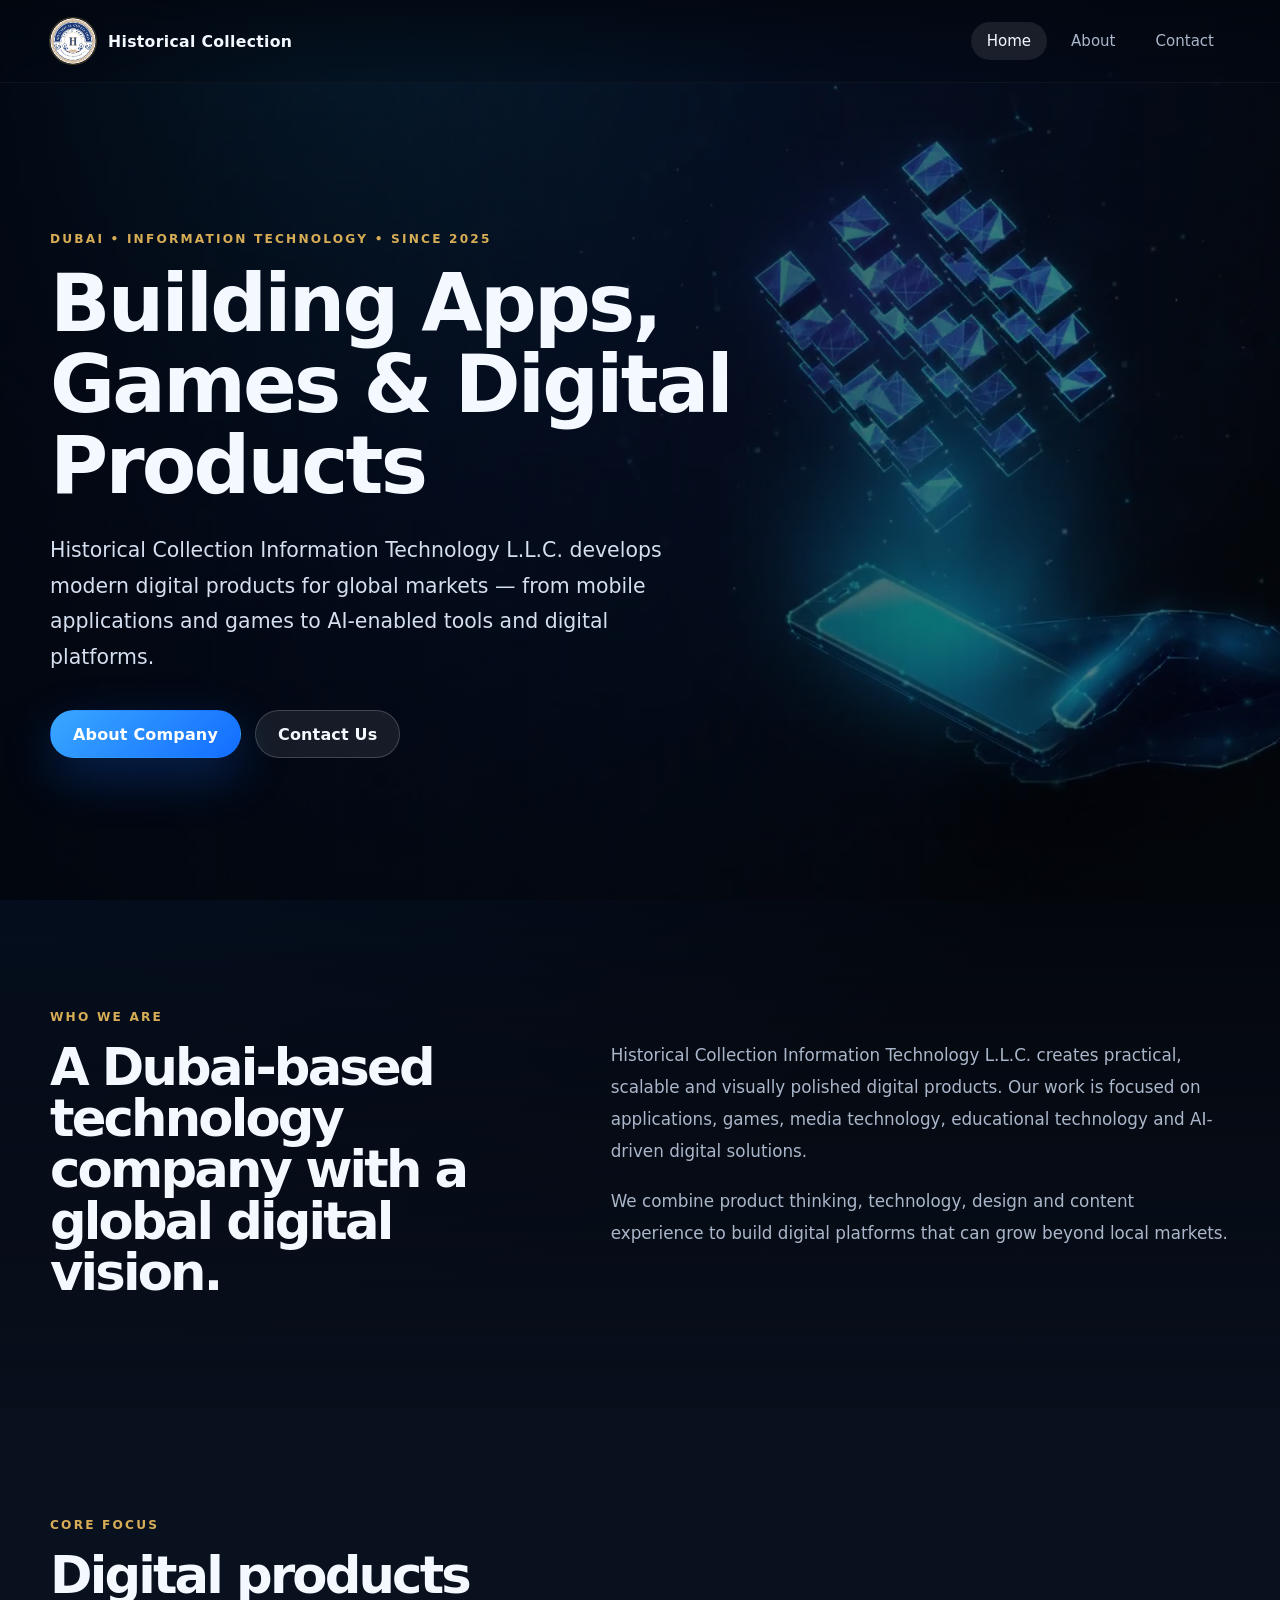
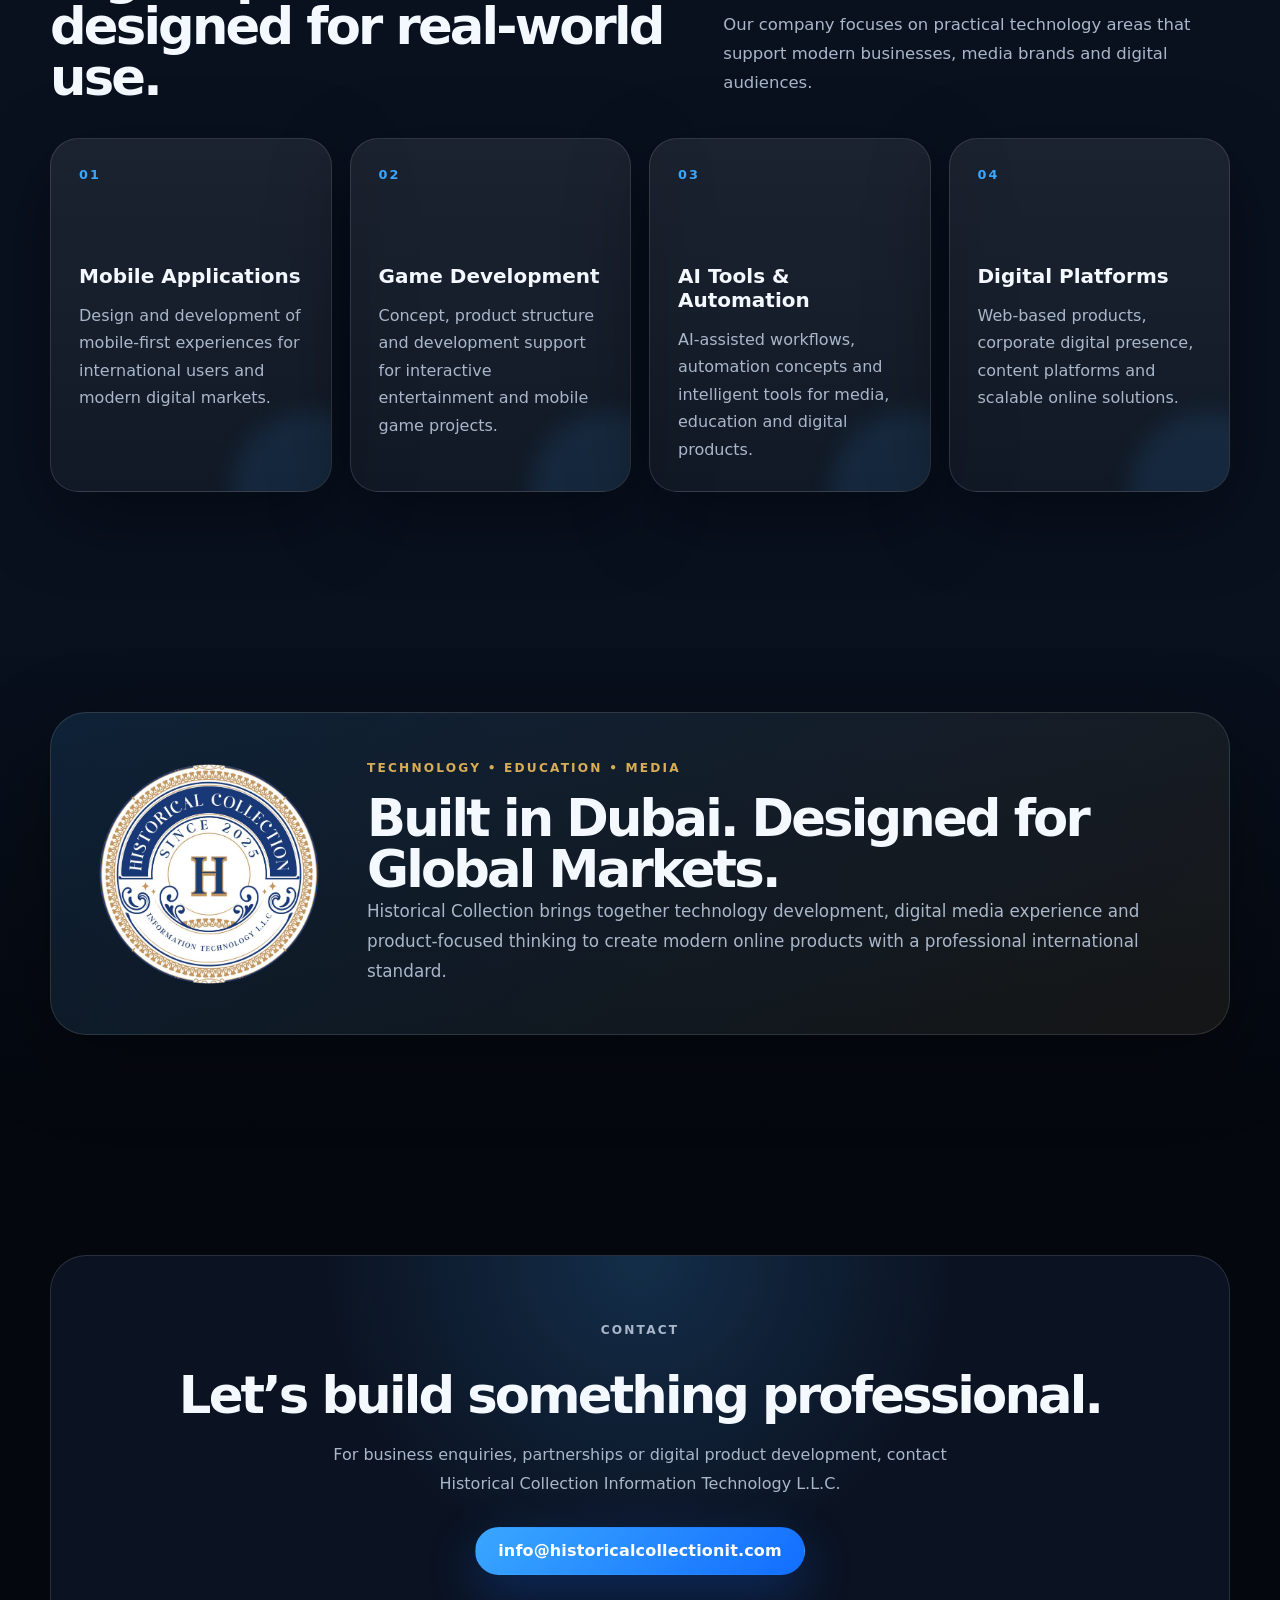
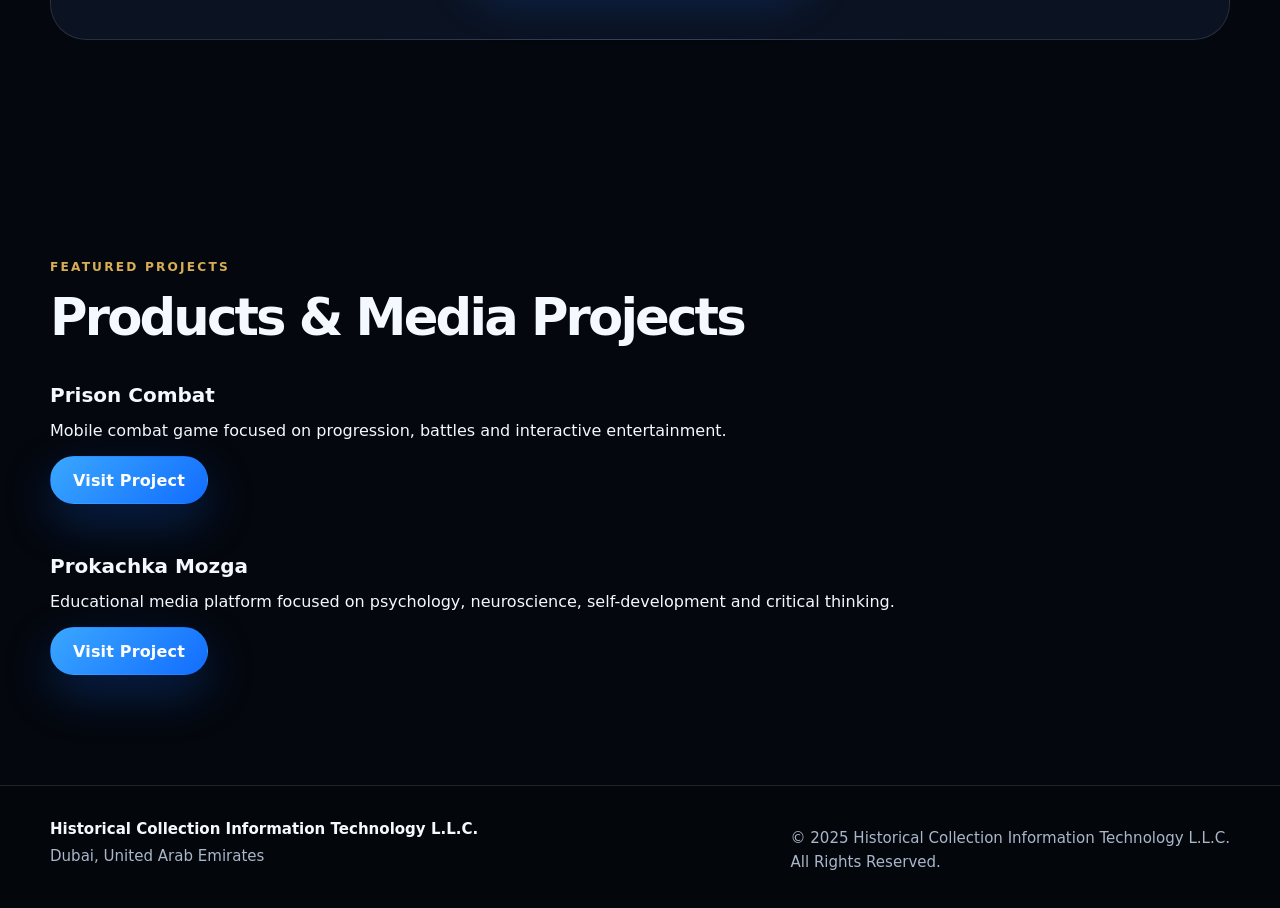
<file: index.html>
<!DOCTYPE html>
<html lang="en">
<head>
 <!-- Google tag (gtag.js) -->
<script async src="https://www.googletagmanager.com/gtag/js?id=AW-18001955392">
</script>
<script>
  window.dataLayer = window.dataLayer || [];
  function gtag(){dataLayer.push(arguments);}
  gtag('js', new Date());

  gtag('config', 'AW-18001955392');
</script>
  
  <meta charset="UTF-8" />
 <meta name="msvalidate.01" content="CE98CB8F4FC32F13D382E1F34D96C1E4" />
  <meta name="viewport" content="width=device-width, initial-scale=1.0" />
  <title>Historical Collection Information Technology L.L.C. | Apps, Games & Digital Products</title>
  <meta name="description" content="Historical Collection Information Technology L.L.C. is a Dubai-based technology company building mobile applications, games, AI-enabled tools and digital products for global markets." />
  <meta name="keywords" content="Historical Collection, Information Technology, Dubai technology company, mobile applications, game development, digital products, AI tools" />
  <meta name="author" content="Historical Collection Information Technology L.L.C." />
  <meta property="og:title" content="Historical Collection Information Technology L.L.C." />
  <meta property="og:description" content="Dubai-based technology company building apps, games and digital products for global markets." />
  <meta property="og:type" content="website" />
  <meta property="og:url" content="https://historicalcollectionit.com/" />
  <meta property="og:image" content="https://historicalcollectionit.com/logo.png" />
  <link rel="canonical" href="https://historicalcollectionit.com/" />
  <link rel="icon" href="favicon.ico" />
  <link rel="preload" as="image" href="home-poster.jpg" fetchpriority="high" />
  <link rel="preload" as="video" href="home-background.mp4" type="video/mp4" />
  <link rel="stylesheet" href="style.css" />
</head>
<body>
  <header class="site-header" id="top">
    <a class="brand" href="index.html" aria-label="Historical Collection home">
      <img src="logo.png" alt="Historical Collection logo" />
      <span>Historical Collection</span>
    </a>
    <button class="nav-toggle" aria-label="Open navigation" aria-expanded="false">Menu</button>
    <nav class="site-nav" aria-label="Main navigation">
      <a href="index.html" class="active">Home</a>
      <a href="about.html">About</a>
      <a href="contact.html">Contact</a>
    </nav>
  </header>

  <main>
    <section class="hero video-section">
      <video class="bg-video" autoplay muted loop playsinline preload="auto" poster="home-poster.jpg" aria-hidden="true">
        <source src="home-background.mp4" type="video/mp4" />
      </video>
      <div class="video-overlay"></div>
      <div class="hero-content container">
        <p class="eyebrow">Dubai • Information Technology • Since 2025</p>
        <h1>Building Apps, Games &amp; Digital Products</h1>
        <p class="hero-text">Historical Collection Information Technology L.L.C. develops modern digital products for global markets — from mobile applications and games to AI-enabled tools and digital platforms.</p>
        <div class="hero-actions">
          <a class="button primary" href="about.html">About Company</a>
          <a class="button secondary" href="contact.html">Contact Us</a>
        </div>
      </div>
    </section>

    <section class="section company-intro">
      <div class="container grid two-columns align-center">
        <div>
          <p class="section-label">Who We Are</p>
          <h2>A Dubai-based technology company with a global digital vision.</h2>
        </div>
        <div class="intro-copy">
          <p>Historical Collection Information Technology L.L.C. creates practical, scalable and visually polished digital products. Our work is focused on applications, games, media technology, educational technology and AI-driven digital solutions.</p>
          <p>We combine product thinking, technology, design and content experience to build digital platforms that can grow beyond local markets.</p>
        </div>
      </div>
    </section>

    <section class="section focus-section">
      <div class="container">
        <p class="section-label">Core Focus</p>
        <div class="section-heading-row">
          <h2>Digital products designed for real-world use.</h2>
          <p>Our company focuses on practical technology areas that support modern businesses, media brands and digital audiences.</p>
        </div>
        <div class="cards focus-cards">
          <article class="card">
            <span class="card-number">01</span>
            <h3>Mobile Applications</h3>
            <p>Design and development of mobile-first experiences for international users and modern digital markets.</p>
          </article>
          <article class="card">
            <span class="card-number">02</span>
            <h3>Game Development</h3>
            <p>Concept, product structure and development support for interactive entertainment and mobile game projects.</p>
          </article>
          <article class="card">
            <span class="card-number">03</span>
            <h3>AI Tools &amp; Automation</h3>
            <p>AI-assisted workflows, automation concepts and intelligent tools for media, education and digital products.</p>
          </article>
          <article class="card">
            <span class="card-number">04</span>
            <h3>Digital Platforms</h3>
            <p>Web-based products, corporate digital presence, content platforms and scalable online solutions.</p>
          </article>
        </div>
      </div>
    </section>

    <section class="section statement-section">
      <div class="container statement-card">
        <img src="logo.png" alt="Historical Collection emblem" />
        <div>
          <p class="section-label">Technology • Education • Media</p>
          <h2>Built in Dubai. Designed for Global Markets.</h2>
          <p>Historical Collection brings together technology development, digital media experience and product-focused thinking to create modern online products with a professional international standard.</p>
        </div>
      </div>
    </section>

    <section class="section cta-section">
      <div class="container cta-box">
        <p class="section-label">Contact</p>
        <h2>Let’s build something professional.</h2>
        <p>For business enquiries, partnerships or digital product development, contact Historical Collection Information Technology L.L.C.</p>
        <a class="button primary" href="mailto:info@historicalcollectionit.com">info@historicalcollectionit.com</a>
      </div>
    </section>
  </main> 
  <section class="section projects-section">
  <div class="container">

    <p class="section-label">FEATURED PROJECTS</p>

    <h2 style="margin-bottom:40px;">
      Products & Media Projects
    </h2>

    <div class="focus-grid">

      <div class="focus-card">

        <h3>Prison Combat</h3>

        <p>
          Mobile combat game focused on progression,
          battles and interactive entertainment.
        </p>

        <a href="https://www.prisoncombat.net"
           target="_blank"
           class="button primary">
          Visit Project
        </a>

      </div>

      <div style="height:50px;"></div>

      <div class="focus-card">

        <h3>Prokachka Mozga</h3>

        <p>
          Educational media platform focused on psychology,
          neuroscience, self-development and critical thinking.
        </p>

        <a href="https://www.prokachkamozga.com"
           target="_blank"
           class="button primary">
          Visit Project
        </a>

      </div>

    </div>

  </div>
</section>

  <footer class="site-footer">
    <div class="container footer-inner">
      <div>
        <strong>Historical Collection Information Technology L.L.C.</strong>
        <p>Dubai, United Arab Emirates</p>
      </div>
      <p>© 2025 Historical Collection Information Technology L.L.C.<br />All Rights Reserved.</p>
    </div>
  </footer>

  <script src="script.js"></script>
</body>
</html>
</file>
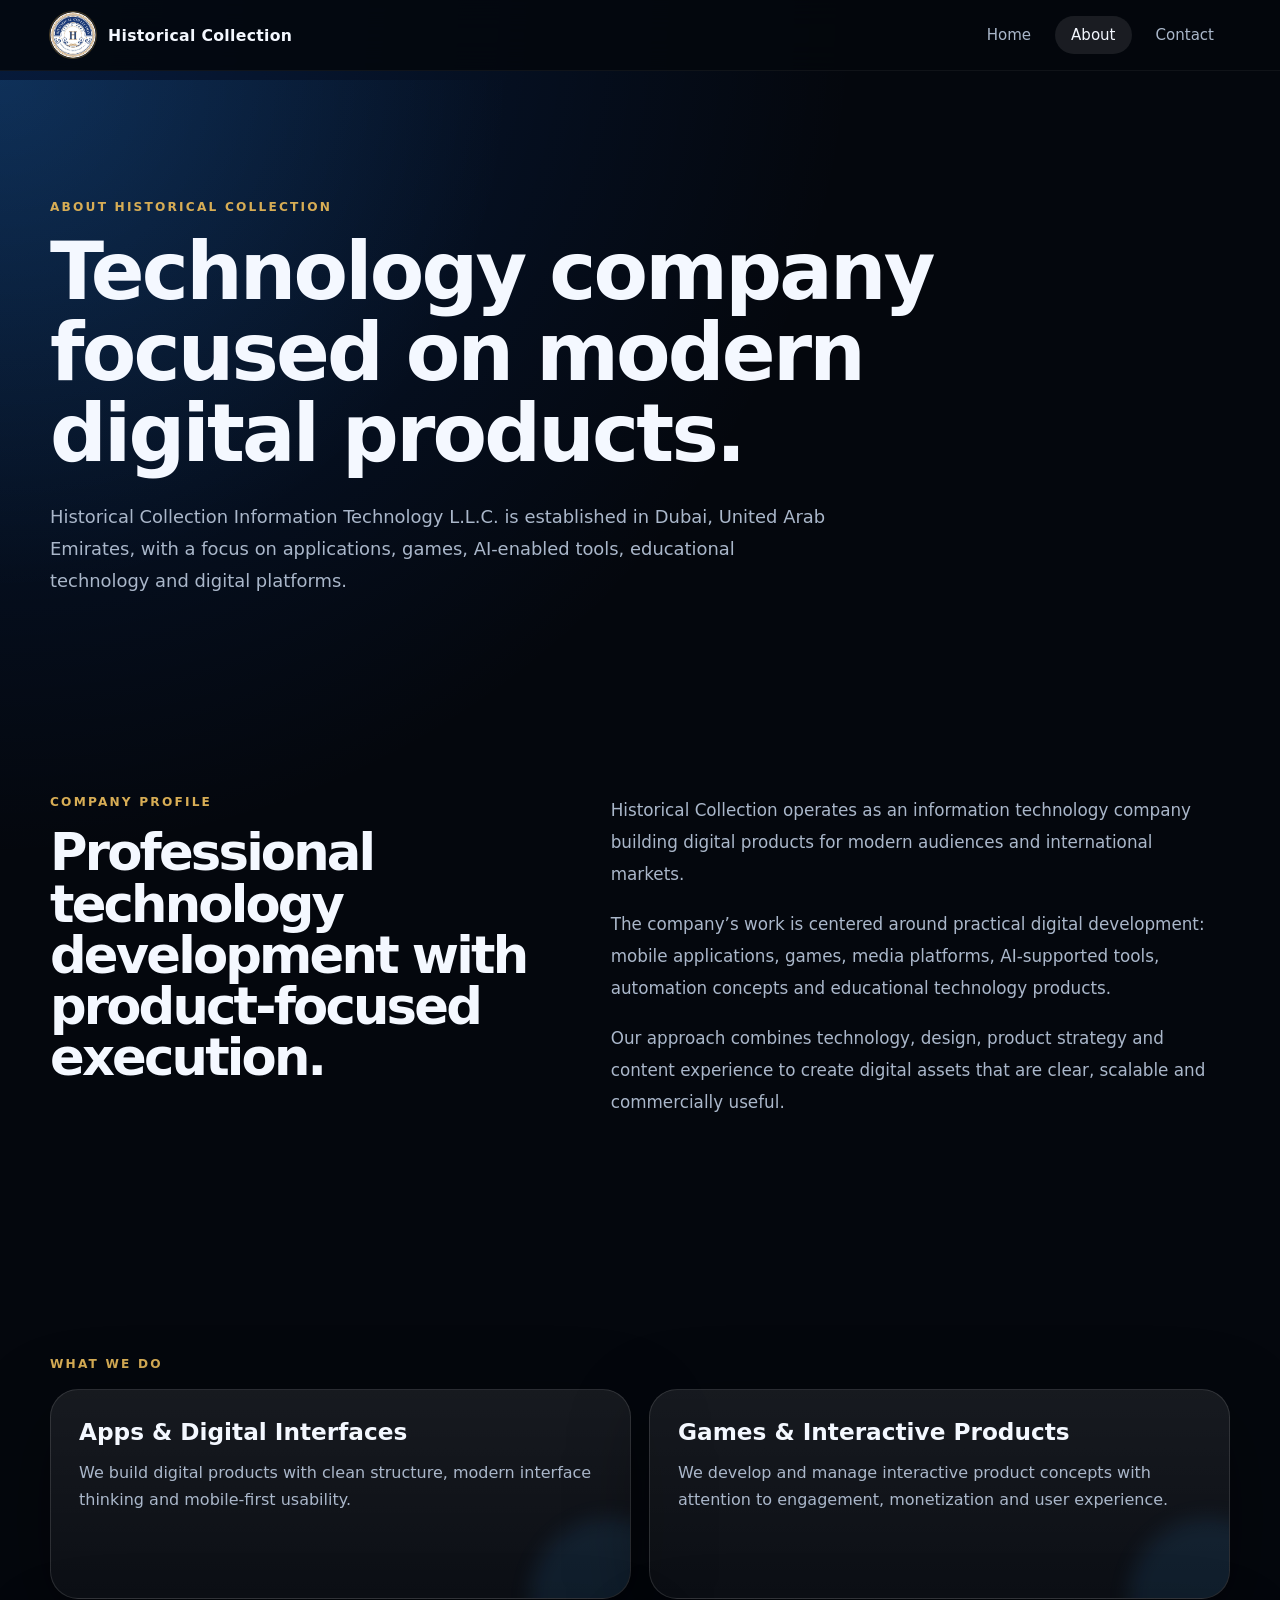
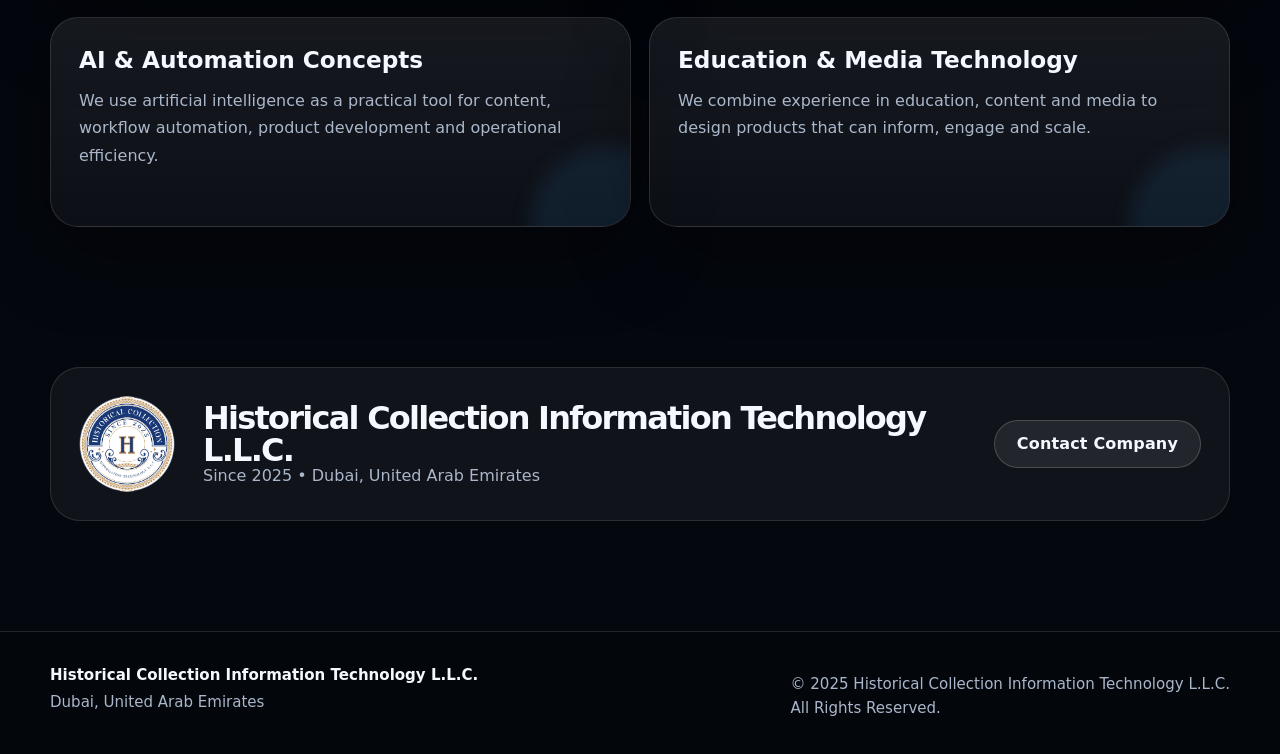
<file: about.html>
<!DOCTYPE html>
<html lang="en">
<head>
  <!-- Google tag (gtag.js) -->
<script async src="https://www.googletagmanager.com/gtag/js?id=AW-18001955392">
</script>
<script>
  window.dataLayer = window.dataLayer || [];
  function gtag(){dataLayer.push(arguments);}
  gtag('js', new Date());

  gtag('config', 'AW-18001955392');
</script>
  
  <meta charset="UTF-8" />
   <meta name="msvalidate.01" content="CE98CB8F4FC32F13D382E1F34D96C1E4" />
  <meta name="viewport" content="width=device-width, initial-scale=1.0" />
  <title>About | Historical Collection Information Technology L.L.C.</title>
  <meta name="description" content="About Historical Collection Information Technology L.L.C., a Dubai-based technology company focused on apps, games, digital platforms, educational technology and AI-enabled tools." />
  <meta property="og:title" content="About Historical Collection Information Technology L.L.C." />
  <meta property="og:description" content="A Dubai-based technology company building apps, games and digital products." />
  <meta property="og:type" content="website" />
  <meta property="og:url" content="https://historicalcollectionit.com/about.html" />
  <meta property="og:image" content="https://historicalcollectionit.com/logo.png" />
  <link rel="canonical" href="https://historicalcollectionit.com/about.html" />
  <link rel="icon" href="favicon.ico" />
  <link rel="stylesheet" href="style.css" />
</head>
<body>
  <header class="site-header solid" id="top">
    <a class="brand" href="index.html" aria-label="Historical Collection home">
      <img src="logo.png" alt="Historical Collection logo" />
      <span>Historical Collection</span>
    </a>
    <button class="nav-toggle" aria-label="Open navigation" aria-expanded="false">Menu</button>
    <nav class="site-nav" aria-label="Main navigation">
      <a href="index.html">Home</a>
      <a href="about.html" class="active">About</a>
      <a href="contact.html">Contact</a>
    </nav>
  </header>

  <main class="page-main">
    <section class="page-hero compact">
      <div class="container">
        <p class="eyebrow">About Historical Collection</p>
        <h1>Technology company focused on modern digital products.</h1>
        <p>Historical Collection Information Technology L.L.C. is established in Dubai, United Arab Emirates, with a focus on applications, games, AI-enabled tools, educational technology and digital platforms.</p>
      </div>
    </section>

    <section class="section">
      <div class="container grid two-columns">
        <div>
          <p class="section-label">Company Profile</p>
          <h2>Professional technology development with product-focused execution.</h2>
        </div>
        <div class="intro-copy">
          <p>Historical Collection operates as an information technology company building digital products for modern audiences and international markets.</p>
          <p>The company’s work is centered around practical digital development: mobile applications, games, media platforms, AI-supported tools, automation concepts and educational technology products.</p>
          <p>Our approach combines technology, design, product strategy and content experience to create digital assets that are clear, scalable and commercially useful.</p>
        </div>
      </div>
    </section>

    <section class="section values-section">
      <div class="container">
        <p class="section-label">What We Do</p>
        <div class="cards values-cards">
          <article class="card large-card">
            <h3>Apps &amp; Digital Interfaces</h3>
            <p>We build digital products with clean structure, modern interface thinking and mobile-first usability.</p>
          </article>
          <article class="card large-card">
            <h3>Games &amp; Interactive Products</h3>
            <p>We develop and manage interactive product concepts with attention to engagement, monetization and user experience.</p>
          </article>
          <article class="card large-card">
            <h3>AI &amp; Automation Concepts</h3>
            <p>We use artificial intelligence as a practical tool for content, workflow automation, product development and operational efficiency.</p>
          </article>
          <article class="card large-card">
            <h3>Education &amp; Media Technology</h3>
            <p>We combine experience in education, content and media to design products that can inform, engage and scale.</p>
          </article>
        </div>
      </div>
    </section>

    <section class="section profile-strip">
      <div class="container strip-inner">
        <img src="logo.png" alt="Historical Collection logo" />
        <div>
          <h2>Historical Collection Information Technology L.L.C.</h2>
          <p>Since 2025 • Dubai, United Arab Emirates</p>
        </div>
        <a class="button secondary" href="contact.html">Contact Company</a>
      </div>
    </section>
  </main>

  <footer class="site-footer">
    <div class="container footer-inner">
      <div>
        <strong>Historical Collection Information Technology L.L.C.</strong>
        <p>Dubai, United Arab Emirates</p>
      </div>
      <p>© 2025 Historical Collection Information Technology L.L.C.<br />All Rights Reserved.</p>
    </div>
  </footer>

  <script src="script.js"></script>
</body>
</html>
</file>
<file: style.css>
:root {
  --bg: #04070d;
  --bg-soft: #09111f;
  --card: rgba(11, 19, 34, 0.72);
  --card-solid: #0b1322;
  --line: rgba(255, 255, 255, 0.12);
  --text: #f4f8ff;
  --muted: #aab7ca;
  --blue: #3aa7ff;
  --blue-2: #126dff;
  --gold: #d7ad55;
  --shadow: 0 24px 80px rgba(0, 0, 0, 0.38);
  --radius: 28px;
  --max: 1180px;
}

* { box-sizing: border-box; }
html { scroll-behavior: smooth; }
body {
  margin: 0;
  font-family: Inter, ui-sans-serif, system-ui, -apple-system, BlinkMacSystemFont, "Segoe UI", sans-serif;
  background: radial-gradient(circle at top left, rgba(18, 109, 255, 0.20), transparent 32%), var(--bg);
  color: var(--text);
  min-height: 100vh;
}
body.nav-open { overflow: hidden; }
a { color: inherit; text-decoration: none; }
img { max-width: 100%; display: block; }
.container { width: min(var(--max), calc(100% - 44px)); margin: 0 auto; }

.site-header {
  position: fixed;
  top: 0;
  left: 0;
  right: 0;
  z-index: 50;
  display: flex;
  align-items: center;
  justify-content: space-between;
  padding: 18px max(22px, calc((100vw - var(--max)) / 2));
  background: linear-gradient(to bottom, rgba(2, 6, 14, 0.78), rgba(2, 6, 14, 0.20));
  backdrop-filter: blur(16px);
  border-bottom: 1px solid rgba(255, 255, 255, 0.05);
  transition: background 0.25s ease, padding 0.25s ease;
}
.site-header.solid,
.site-header.scrolled { background: rgba(4, 7, 13, 0.88); padding-top: 12px; padding-bottom: 12px; }
.brand { display: inline-flex; align-items: center; gap: 12px; font-weight: 800; letter-spacing: 0.02em; }
.brand img { width: 46px; height: 46px; border-radius: 50%; object-fit: cover; box-shadow: 0 0 0 1px rgba(215, 173, 85, 0.30); }
.brand span { font-size: 0.98rem; }
.site-nav { display: flex; align-items: center; gap: 8px; }
.site-nav a {
  padding: 10px 16px;
  color: var(--muted);
  font-size: 0.94rem;
  border-radius: 999px;
  transition: color 0.2s ease, background 0.2s ease;
}
.site-nav a:hover,
.site-nav a.active { color: var(--text); background: rgba(255, 255, 255, 0.09); }
.nav-toggle { display: none; }

.video-section { position: relative; overflow: hidden; min-height: 100vh; min-height: 100svh; background: #050914; }
.bg-video {
  position: absolute;
  inset: 0;
  width: 100%;
  height: 100%;
  object-fit: cover;
  object-position: center center;
  background: #050914;
  transform: translateZ(0);
}
.video-overlay { position: absolute; inset: 0; background: linear-gradient(90deg, rgba(2, 6, 14, 0.88), rgba(2, 6, 14, 0.54) 46%, rgba(2, 6, 14, 0.32)), rgba(0,0,0,0.22); }
.video-overlay.strong { background: linear-gradient(90deg, rgba(2, 6, 14, 0.90), rgba(2, 6, 14, 0.68), rgba(2, 6, 14, 0.46)), rgba(0,0,0,0.25); }
.hero { display: flex; align-items: center; }
.hero-content { position: relative; z-index: 2; padding-top: clamp(78px, 10vh, 110px); }
.eyebrow,
.section-label {
  color: var(--gold);
  text-transform: uppercase;
  letter-spacing: 0.18em;
  font-size: 0.76rem;
  font-weight: 800;
  margin: 0 0 18px;
}
h1,
h2,
h3,
p { margin-top: 0; }
h1 { max-width: 850px; font-size: clamp(2.85rem, 6.2vw, 5.8rem); line-height: 1.02; letter-spacing: -0.035em; margin-bottom: 26px; }
h2 { font-size: clamp(2rem, 4vw, 4.2rem); line-height: 1; letter-spacing: -0.055em; margin-bottom: 0; }
h3 { font-size: 1.25rem; margin-bottom: 14px; }
.hero-text { max-width: 650px; color: #d5dfef; font-size: clamp(1.04rem, 1.6vw, 1.3rem); line-height: 1.75; margin-bottom: 34px; }
.hero-actions { display: flex; align-items: center; flex-wrap: wrap; gap: 14px; }
.button {
  display: inline-flex;
  align-items: center;
  justify-content: center;
  min-height: 48px;
  padding: 0 22px;
  border-radius: 999px;
  font-weight: 800;
  letter-spacing: 0.01em;
  border: 1px solid transparent;
  cursor: pointer;
  transition: transform 0.2s ease, border-color 0.2s ease, background 0.2s ease;
}
.button:hover { transform: translateY(-2px); }
.button.primary { background: linear-gradient(135deg, var(--blue), var(--blue-2)); color: white; box-shadow: 0 18px 50px rgba(18, 109, 255, 0.28); }
.button.secondary { background: rgba(255, 255, 255, 0.08); color: var(--text); border-color: rgba(255, 255, 255, 0.18); }
.button.full { width: 100%; }
.section { padding: 110px 0; position: relative; }
.grid { display: grid; gap: 54px; }
.two-columns { grid-template-columns: 0.9fr 1.1fr; }
.align-center { align-items: center; }
.intro-copy { color: var(--muted); font-size: 1.05rem; line-height: 1.9; }
.intro-copy p { margin-bottom: 18px; }
.section-heading-row { display: grid; grid-template-columns: 1.1fr 0.9fr; gap: 54px; align-items: end; margin-bottom: 34px; }
.section-heading-row p { color: var(--muted); line-height: 1.75; font-size: 1.03rem; margin-bottom: 6px; }
.cards { display: grid; gap: 18px; }
.focus-cards { grid-template-columns: repeat(4, 1fr); }
.values-cards { grid-template-columns: repeat(2, 1fr); }
.card {
  position: relative;
  min-height: 250px;
  padding: 28px;
  border-radius: var(--radius);
  background: linear-gradient(180deg, rgba(255,255,255,0.08), rgba(255,255,255,0.035));
  border: 1px solid var(--line);
  box-shadow: var(--shadow);
  overflow: hidden;
}
.card::after { content: ""; position: absolute; inset: auto -60px -80px auto; width: 160px; height: 160px; border-radius: 50%; background: rgba(58, 167, 255, 0.10); filter: blur(10px); }
.card-number { display: block; color: var(--blue); font-size: 0.8rem; font-weight: 900; letter-spacing: 0.16em; margin-bottom: 82px; }
.card p { color: var(--muted); line-height: 1.72; margin-bottom: 0; }
.large-card { min-height: 210px; }
.large-card h3 { font-size: 1.45rem; }
.company-intro { background: linear-gradient(180deg, rgba(5, 12, 23, 0), rgba(9, 17, 31, 0.86)); }
.focus-section { background: var(--bg-soft); }
.statement-section { background: linear-gradient(180deg, var(--bg-soft), var(--bg)); }
.statement-card {
  display: grid;
  grid-template-columns: 220px 1fr;
  gap: 48px;
  align-items: center;
  padding: 48px;
  border-radius: 36px;
  background: linear-gradient(135deg, rgba(58, 167, 255, 0.12), rgba(215, 173, 85, 0.08));
  border: 1px solid var(--line);
  box-shadow: var(--shadow);
}
.statement-card img { width: 220px; border-radius: 50%; }
.statement-card p:last-child { color: var(--muted); line-height: 1.8; font-size: 1.05rem; margin-bottom: 0; }
.cta-box {
  text-align: center;
  padding: 64px 28px;
  border-radius: 36px;
  background: radial-gradient(circle at top, rgba(58, 167, 255, 0.18), transparent 45%), var(--card-solid);
  border: 1px solid var(--line);
}
.cta-box h2 { margin-bottom: 20px; }
.cta-box p { max-width: 620px; margin: 0 auto 28px; color: var(--muted); line-height: 1.8; }

.page-main { padding-top: 80px; }
.page-hero { padding: 120px 0 70px; background: radial-gradient(circle at top left, rgba(58, 167, 255, 0.16), transparent 36%); }
.page-hero.compact h1 { max-width: 900px; margin-bottom: 26px; }
.page-hero p:not(.eyebrow) { max-width: 780px; color: var(--muted); font-size: 1.12rem; line-height: 1.8; }
.profile-strip { padding-top: 30px; }
.strip-inner {
  display: grid;
  grid-template-columns: 96px 1fr auto;
  gap: 28px;
  align-items: center;
  padding: 28px;
  border: 1px solid var(--line);
  border-radius: 30px;
  background: rgba(255,255,255,0.05);
}
.strip-inner img { width: 96px; height: 96px; object-fit: cover; border-radius: 50%; }
.strip-inner h2 { font-size: clamp(1.4rem, 2.5vw, 2.5rem); }
.strip-inner p { color: var(--muted); margin-bottom: 0; }

.contact-hero { min-height: 100vh; display: flex; align-items: center; padding: 124px 0 56px; }
.contact-layout { position: relative; z-index: 2; display: grid; grid-template-columns: 1fr 440px; gap: 54px; align-items: center; }
.contact-copy h1 { font-size: clamp(3rem, 7vw, 6rem); }
.contact-copy > p { max-width: 620px; color: #d5dfef; font-size: 1.1rem; line-height: 1.8; }
.contact-details { display: grid; gap: 14px; max-width: 620px; margin-top: 34px; }
.contact-details div { padding: 18px 20px; border-radius: 18px; background: rgba(255,255,255,0.08); border: 1px solid rgba(255,255,255,0.12); }
.contact-details span { display: block; color: var(--gold); text-transform: uppercase; letter-spacing: 0.14em; font-size: 0.72rem; font-weight: 900; margin-bottom: 7px; }
.contact-details a,
.contact-details p { margin: 0; color: var(--text); }
.contact-form {
  padding: 28px;
  border-radius: 30px;
  background: rgba(7, 12, 22, 0.78);
  border: 1px solid rgba(255,255,255,0.14);
  box-shadow: var(--shadow);
  backdrop-filter: blur(22px);
}
.contact-form h2 { font-size: 1.9rem; margin-bottom: 22px; }
.contact-form label { display: grid; gap: 8px; color: var(--muted); font-size: 0.92rem; margin-bottom: 15px; }
.contact-form input,
.contact-form textarea {
  width: 100%;
  border: 1px solid rgba(255,255,255,0.12);
  background: rgba(255,255,255,0.08);
  border-radius: 16px;
  color: var(--text);
  padding: 14px 15px;
  font: inherit;
  outline: none;
}
.contact-form input:focus,
.contact-form textarea:focus { border-color: rgba(58, 167, 255, 0.75); }
.form-note { color: var(--muted); font-size: 0.82rem; line-height: 1.55; margin: 14px 0 0; }

.site-footer { padding: 34px 0; background: #03060b; border-top: 1px solid var(--line); }
.footer-inner { display: flex; justify-content: space-between; gap: 28px; align-items: flex-start; color: var(--muted); font-size: 0.94rem; }
.footer-inner strong { color: var(--text); }
.footer-inner p { margin: 6px 0 0; line-height: 1.6; }
.footer-inner a { color: var(--blue); }

@media (max-width: 920px) {
  .nav-toggle {
    display: inline-flex;
    min-height: 40px;
    align-items: center;
    padding: 0 15px;
    border-radius: 999px;
    border: 1px solid rgba(255,255,255,0.16);
    background: rgba(255,255,255,0.08);
    color: var(--text);
    font-weight: 800;
  }
  .site-nav {
    position: fixed;
    top: 76px;
    left: 22px;
    right: 22px;
    display: none;
    flex-direction: column;
    align-items: stretch;
    padding: 14px;
    border-radius: 24px;
    background: rgba(4, 7, 13, 0.96);
    border: 1px solid var(--line);
  }
  body.nav-open .site-nav { display: flex; }
  .site-nav a { padding: 14px 16px; }
  .two-columns,
  .section-heading-row,
  .contact-layout,
  .statement-card,
  .strip-inner { grid-template-columns: 1fr; }
  .focus-cards,
  .values-cards { grid-template-columns: 1fr 1fr; }
  .contact-layout { gap: 30px; }
  .strip-inner .button { justify-self: start; }
}

@media (max-width: 640px) {
  .container { width: min(100% - 28px, var(--max)); }
  .brand span { font-size: 0.86rem; }
  .brand img { width: 40px; height: 40px; }
  .site-header { padding-left: 14px; padding-right: 14px; }

  .hero { min-height: 100svh; align-items: center; }
  .hero .bg-video { object-position: 64% center; }
  .contact-hero .bg-video { object-position: center center; }

  h1 {
    font-size: clamp(2.15rem, 10.5vw, 3.35rem);
    line-height: 1.08;
    letter-spacing: -0.01em;
    max-width: 100%;
  }
  h2 { font-size: clamp(2rem, 11vw, 3.1rem); }
  .hero-content { padding-top: 76px; padding-bottom: 34px; }
  .hero-text { font-size: 1rem; line-height: 1.68; max-width: 96%; margin-bottom: 24px; }
  .eyebrow, .section-label { font-size: 0.68rem; letter-spacing: 0.13em; margin-bottom: 14px; }
  .video-overlay { background: linear-gradient(180deg, rgba(2, 6, 14, 0.84), rgba(2, 6, 14, 0.58)), rgba(0,0,0,0.22); }
  .hero-actions { align-items: stretch; }
  .button { width: 100%; }
  .section { padding: 78px 0; }
  .focus-cards,
  .values-cards { grid-template-columns: 1fr; }
  .card-number { margin-bottom: 50px; }
  .statement-card { padding: 28px; }
  .statement-card img { width: 150px; }
  .contact-hero { padding-top: 108px; align-items: flex-start; }
  .contact-copy h1 { font-size: clamp(2.25rem, 11vw, 3.8rem); line-height: 1.05; letter-spacing: -0.02em; }
  .contact-form { padding: 20px; }
  .footer-inner { flex-direction: column; }
}
</file>
